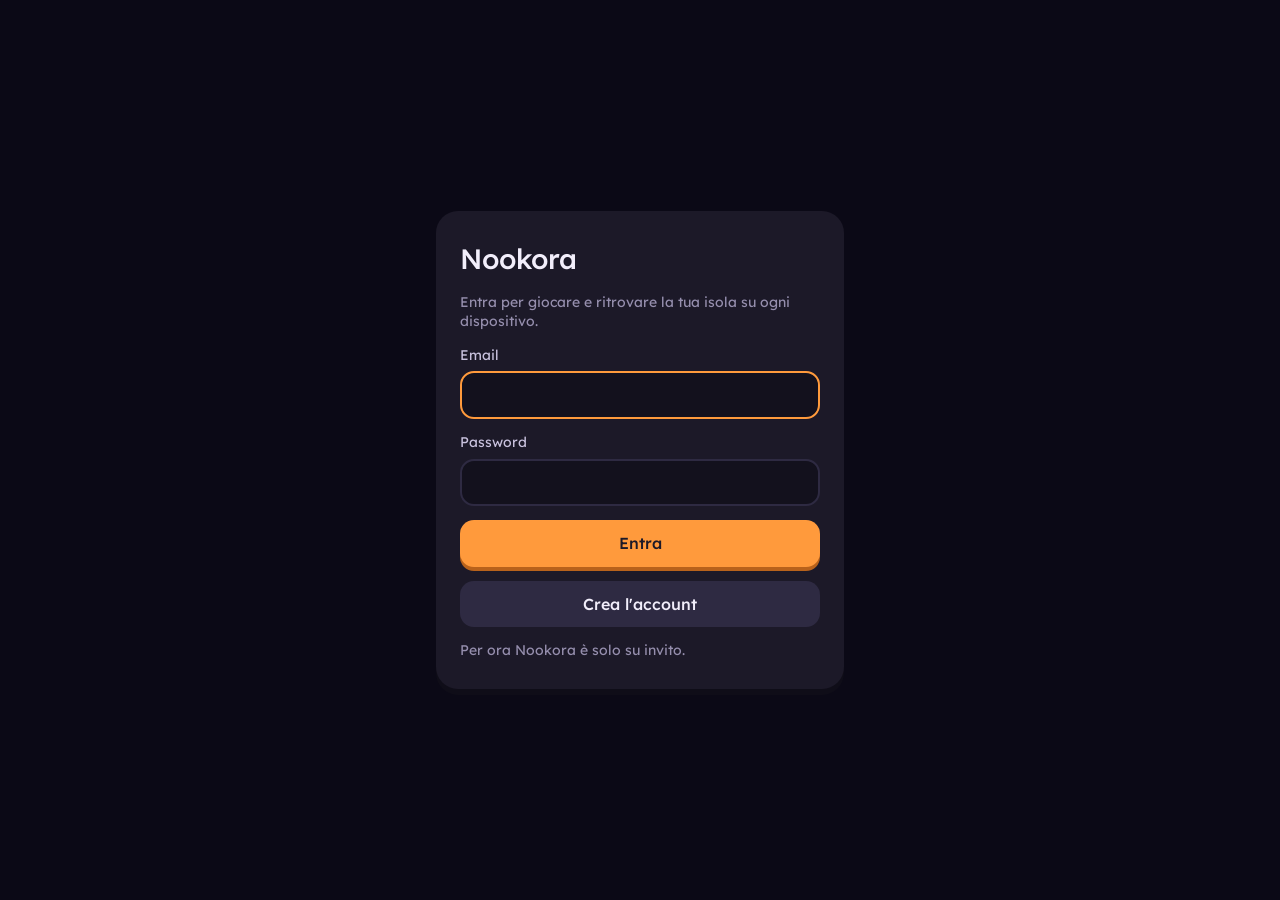
<file: index.html>
<!doctype html>
<html lang="it">
<head>
<meta charset="utf-8">
<meta http-equiv="Content-Security-Policy" content="default-src 'self'; script-src 'self'; style-src 'self' 'unsafe-inline'; img-src 'self' data: blob:; media-src 'self' blob:; font-src 'self'; connect-src 'self' https://nookora-server.nookora.workers.dev wss://nookora-server.nookora.workers.dev wss://tracker.openwebtorrent.com wss://tracker.webtorrent.dev wss://tracker.novage.com.ua; frame-src https://www.youtube-nocookie.com; worker-src 'self' blob: data:; manifest-src 'self'; base-uri 'none'; form-action 'none'; object-src 'none'">
<meta name="robots" content="noindex, nofollow">
<meta name="viewport" content="width=device-width, initial-scale=1, viewport-fit=cover">
<meta name="theme-color" content="#0b0916">
<meta name="description" content="Nookora: la tua isola, i tuoi amici.">
<title>Nookora</title>
<link rel="manifest" href="manifest.webmanifest">
<link rel="icon" href="icone/hubbo.svg" type="image/svg+xml">
<link rel="apple-touch-icon" href="icone/hubbo-192.png">
<link rel="preload" href="caratteri/lexend-latin-400-normal.woff2" as="font" type="font/woff2" crossorigin>
<link rel="stylesheet" href="nookora.css">



</head>
<body>
<div id="app"><noscript>Nookora ha bisogno di JavaScript.</noscript></div>
<script type="module" src="nookora.js"></script>
</body>
</html>
</file>
<file: nookora.css>
@font-face{font-family:Lexend;font-weight:400;font-display:swap;src:url(caratteri/lexend-latin-400-normal.woff2) format("woff2")}@font-face{font-family:Lexend;font-weight:500;font-display:swap;src:url(caratteri/lexend-latin-500-normal.woff2) format("woff2")}html,body{margin:0;height:100%;background:#0b0916;color:#f2eefb;overflow:hidden;touch-action:none;font:400 16px/1.4 Lexend,system-ui,sans-serif}#app{position:fixed;inset:0}.tela3d{display:block;width:100%;height:100%;outline:none}body.ar-prova{background:repeating-linear-gradient(45deg,#2a2f4e 0 24px,#1c1928 24px 48px)}.accesso{position:fixed;inset:0;z-index:1000;display:grid;place-items:center;padding:24px;background:#0b0916;color:#f2eefb;font:400 16px/1.4 Lexend,system-ui,sans-serif}.accesso-carta{width:min(360px,100%);display:grid;gap:14px;padding:28px 24px;border-radius:22px;background:#1c1928;box-shadow:0 6px #0f0d18}.accesso-titolo{margin:0;font-weight:500;font-size:28px}.accesso-sotto,.accesso-nota{margin:0;color:#958ead;font-size:14px}.accesso-campo{display:grid;gap:6px;font-size:14px;color:#c9c2de}.accesso-campo input{font:inherit;color:inherit;padding:12px 14px;border:2px solid #2e2a42;border-radius:14px;background:#13111d}.accesso-campo input:focus{outline:none;border-color:#ff9a3c}.accesso-errore{margin:0;color:#ff8a8a;font-size:14px}.accesso-entra,.accesso-crea{font:inherit;font-weight:500;padding:12px;border:0;border-radius:14px;cursor:pointer}.accesso-entra{background:#ff9a3c;color:#1c1928;box-shadow:0 4px #b8621b}.accesso-crea{background:#2e2a42;color:#f2eefb}.accesso button:disabled{opacity:.55;cursor:progress}.gui{position:fixed;inset:0;pointer-events:none;z-index:10;font:500 15px/1 Lexend,system-ui,sans-serif;color:#f2eefb;padding:env(safe-area-inset-top) env(safe-area-inset-right) env(safe-area-inset-bottom) env(safe-area-inset-left)}.gui button{pointer-events:auto;font:inherit;color:inherit;border:0;cursor:pointer;-webkit-tap-highlight-color:transparent}.gui svg{width:22px;height:22px;fill:none;stroke:currentColor;stroke-width:2;stroke-linecap:round;stroke-linejoin:round}.gui-stelle{position:absolute;top:14px;right:14px;display:flex;align-items:center;gap:8px;padding:9px 14px 9px 11px;border-radius:999px;background:#1c1928;box-shadow:0 4px #0f0d18}.gui-stelle svg{color:#ffc23d;fill:#ffc23d;stroke:#ffc23d}.gui-stelle.salta{animation:gui-salta .4s cubic-bezier(.3,1.6,.5,1)}.gui-ar{position:absolute;top:14px;left:14px;width:46px;height:46px;border-radius:15px;background:#1c1928;box-shadow:0 4px #0f0d18;display:grid;place-items:center}.gui-ar:active{transform:translateY(3px);box-shadow:0 1px #0f0d18}.gui-hot{position:absolute;left:50%;bottom:16px;transform:translate(-50%);display:flex;gap:8px;padding:8px;border-radius:22px;background:#1c1928cc;box-shadow:0 5px #0f0d18}.gui-posto{position:relative;width:54px;height:54px;border-radius:15px;background:#2a2640;box-shadow:inset 0 -4px #1c1928;display:grid;place-items:center;transition:transform .12s,background .12s}.gui-posto i{position:absolute;top:4px;left:6px;font-style:normal;font-size:10px;color:#958ead}.gui-posto span{display:grid;place-items:center}.gui-posto span svg,.gui-posto span img{width:32px;height:32px}.gui-posto em{position:absolute;right:5px;bottom:4px;font-style:normal;font-size:11px;color:#f2eefb}.gui-posto.vuoto span{opacity:0}.gui-posto.scelto{background:#ff9a3c;color:#1c1928;transform:translateY(-6px);box-shadow:inset 0 -4px #b8621b,0 4px #0f0d18}.gui-posto.scelto i,.gui-posto.scelto em{color:#1c1928}.gui-sugg{position:absolute;left:0;top:0;display:flex;align-items:center;gap:7px;padding:7px 12px;border-radius:12px;background:#1c1928;box-shadow:0 3px #0f0d18;opacity:0;transition:opacity .15s;white-space:nowrap}.gui-sugg.su{opacity:1}.gui-sugg kbd{font:inherit;font-size:12px;padding:3px 7px;border-radius:7px;background:#ff9a3c;color:#1c1928}.gui-sugg kbd:empty{display:none}.gui-avvisi{position:absolute;left:50%;bottom:104px;transform:translate(-50%);display:grid;gap:6px;justify-items:center}.gui-avviso{padding:8px 14px;border-radius:999px;background:#1c1928;box-shadow:0 3px #0f0d18;animation:gui-avviso 1.8s ease forwards}.gui-tasti{position:absolute;right:18px;bottom:96px;width:190px;height:190px}.gui-tasto{position:absolute;display:grid;place-items:center;border-radius:50%;background:#2a2640;box-shadow:0 5px #0f0d18;touch-action:none;user-select:none}.gui-tasto.giu{transform:translateY(4px);box-shadow:0 1px #0f0d18}.gui-tasto.grande{right:0;bottom:0;width:92px;height:92px;background:#ff9a3c;color:#1c1928;box-shadow:0 5px #b8621b}.gui-tasto.grande svg{width:38px;height:38px}.gui-tasto.medio{right:104px;bottom:6px;width:68px;height:68px}.gui-tasto.piccolo{right:14px;bottom:106px;width:58px;height:58px}.gui.dito .gui-hot{bottom:14px;gap:6px;padding:6px}.gui.dito .gui-posto{width:46px;height:46px}.gui.dito .gui-avvisi{bottom:300px}.ar-video{position:fixed;inset:0;width:100%;height:100%;object-fit:cover;z-index:0}body.ar-carta .tela3d{position:relative;z-index:1;background:transparent}body.ar-carta:not(.ar-vista) #app:after{content:"";position:fixed;left:50%;top:45%;width:min(52vw,260px);aspect-ratio:5 / 8;transform:translate(-50%,-50%);border:3px dashed #ffffffb0;border-radius:18px;z-index:2;pointer-events:none}.gui-ar-tasti{position:absolute;top:72px;left:14px;display:grid;gap:10px}.gui-ar-tasti .gui-ar{position:static}.gui-ar.acceso{background:#ff9a3c;color:#1c1928;box-shadow:0 4px #b8621b}.gui.zoom .gui-tasti,.gui.zoom .gui-hot{opacity:.35;pointer-events:none}html:has(body.ar-xr),body.ar-xr{background:transparent}body.ar-xr .tela3d{opacity:0}.gui-scelta{position:absolute;top:72px;left:14px;display:grid;gap:8px;animation:gui-avviso-su .15s ease}.gui-voce{display:grid;gap:3px;text-align:left;padding:11px 16px;border-radius:15px;background:#1c1928;box-shadow:0 4px #0f0d18}.gui-voce b{font-weight:600}.gui-voce small{font-size:12px;color:#958ead}.gui-voce:active{transform:translateY(3px);box-shadow:0 1px #0f0d18}@keyframes gui-avviso-su{0%{opacity:0;transform:translateY(-6px)}}@keyframes gui-salta{50%{transform:scale(1.18)}}@keyframes gui-avviso{0%{opacity:0;transform:translateY(10px)}12%,75%{opacity:1;transform:none}to{opacity:0;transform:translateY(-14px)}}@media (prefers-reduced-motion: reduce){.gui *{animation:none!important;transition:none!important}}
</file>
